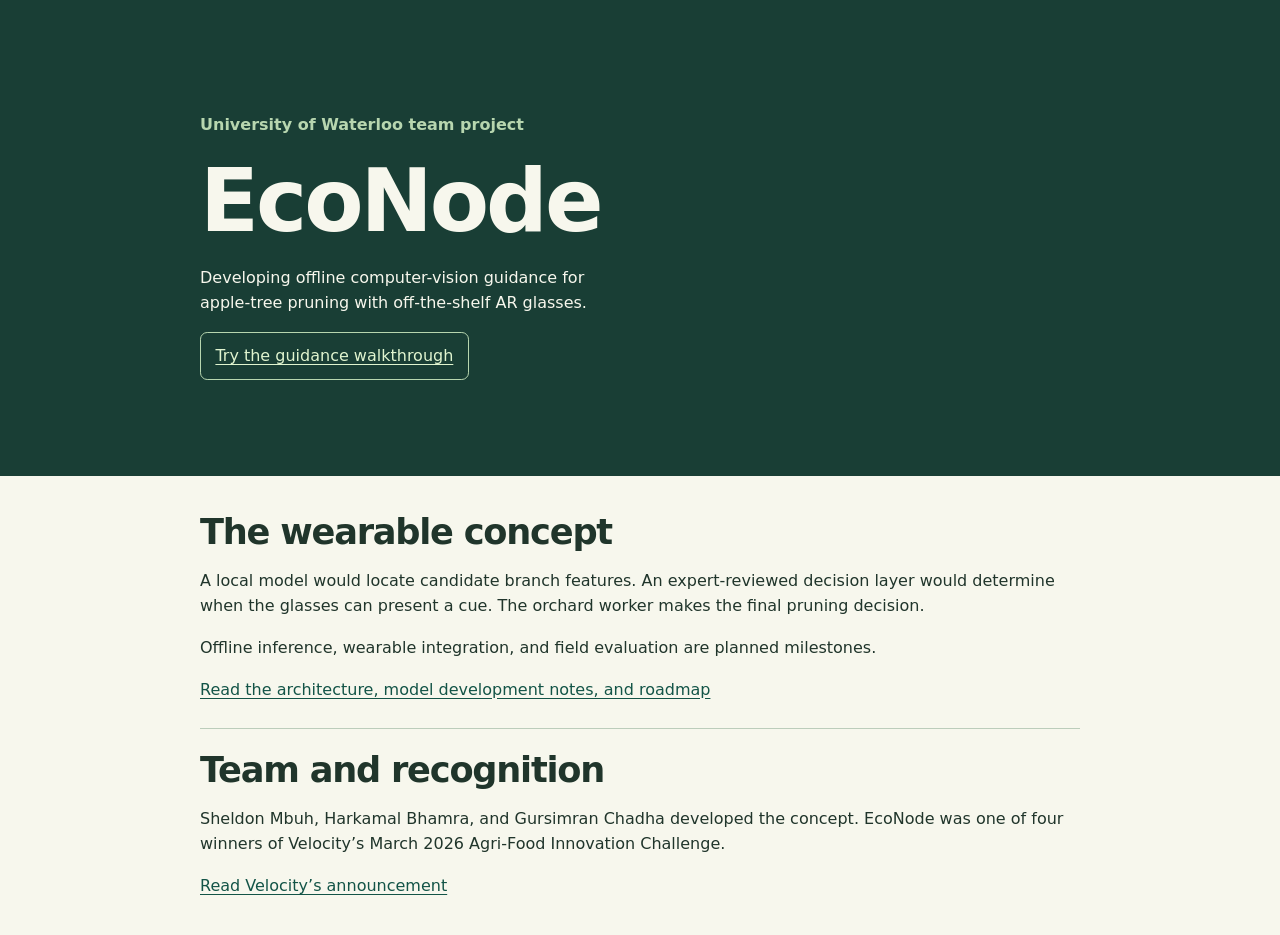
<file: index.html>
<!doctype html>
<html lang="en">
<head>
  <meta charset="utf-8">
  <meta name="viewport" content="width=device-width, initial-scale=1">
  <meta name="description" content="EcoNode, a University of Waterloo AgTech project developing offline wearable guidance for apple-tree pruning.">
  <title>EcoNode | Orchard Pruning Research</title>
  <link rel="stylesheet" href="styles.css">
</head>
<body>
  <header class="page-head">
    <div class="wrap">
      <p class="descriptor">University of Waterloo team project</p>
      <h1>EcoNode</h1>
      <p>Developing offline computer-vision guidance for apple-tree pruning with off-the-shelf AR glasses.</p>
      <a class="button" href="demo/">Try the guidance walkthrough</a>
    </div>
  </header>
  <main class="wrap">
    <section>
      <h2>The wearable concept</h2>
      <p>A local model would locate candidate branch features. An expert-reviewed decision layer would determine when the glasses can present a cue. The orchard worker makes the final pruning decision.</p>
      <p>Offline inference, wearable integration, and field evaluation are planned milestones.</p>
      <a href="https://github.com/sheldonmbuh/econode">Read the architecture, model development notes, and roadmap</a>
    </section>
    <section>
      <h2>Team and recognition</h2>
      <p>Sheldon Mbuh, Harkamal Bhamra, and Gursimran Chadha developed the concept. EcoNode was one of four winners of Velocity’s March 2026 Agri-Food Innovation Challenge.</p>
      <a href="https://www.velocityincubator.com/news/farming-for-canadian-grown-agri-food-innovation">Read Velocity’s announcement</a>
    </section>
  </main>
</body>
</html>
</file>
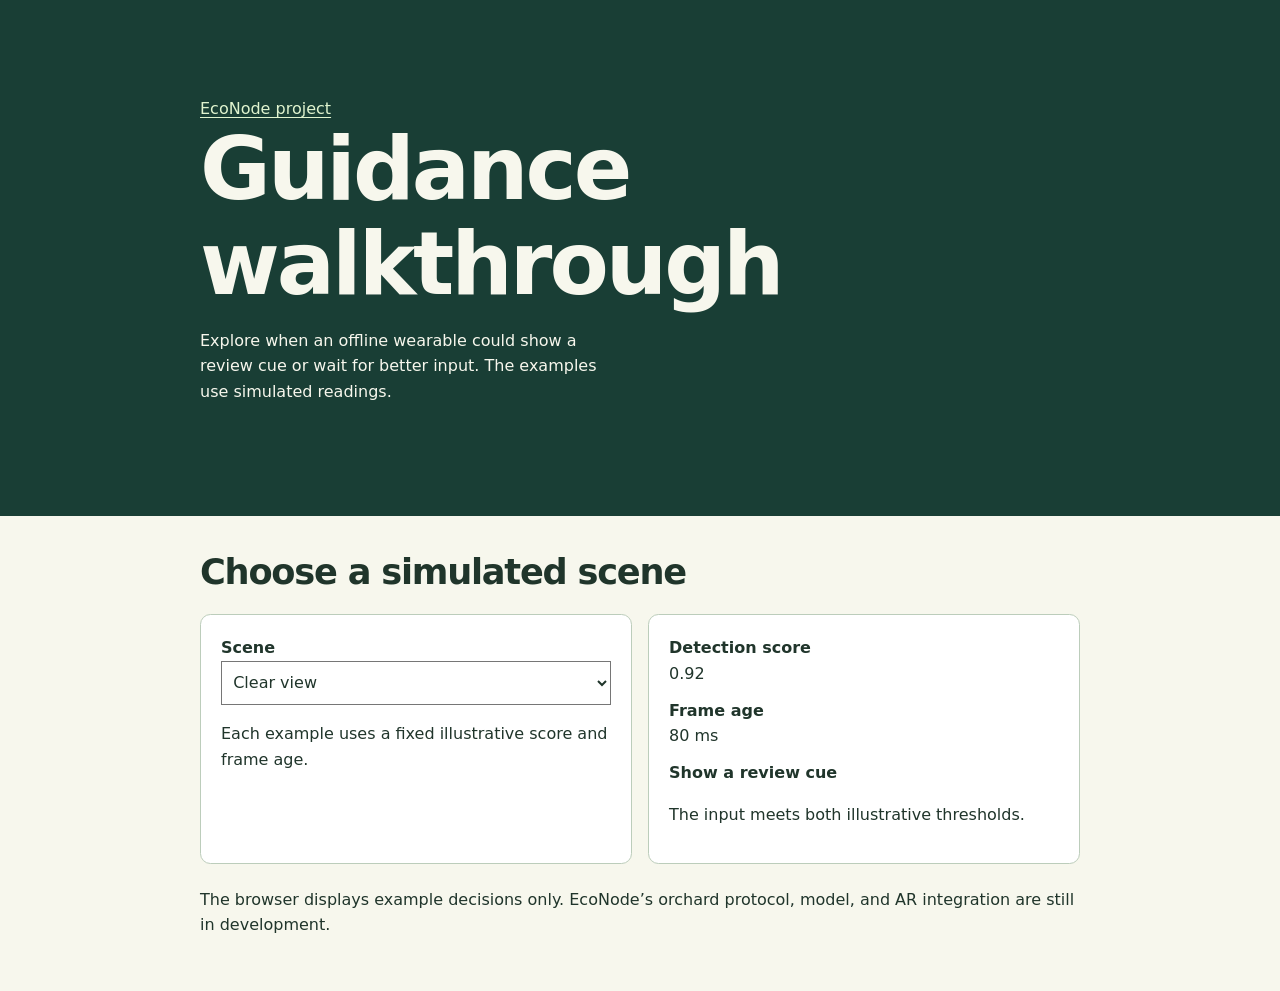
<file: demo/index.html>
<!doctype html>
<html lang="en">
<head>
  <meta charset="utf-8">
  <meta name="viewport" content="width=device-width, initial-scale=1">
  <title>Guidance Walkthrough | EcoNode</title>
  <link rel="stylesheet" href="../styles.css">
  <script src="demo.js" defer></script>
</head>
<body>
  <header class="page-head">
    <div class="wrap">
      <a href="../">EcoNode project</a>
      <h1>Guidance walkthrough</h1>
      <p>Explore when an offline wearable could show a review cue or wait for better input. The examples use simulated readings.</p>
    </div>
  </header>
  <main class="wrap">
    <h2>Choose a simulated scene</h2>
    <div class="demo-grid">
      <div class="panel">
        <label for="scene">Scene</label>
        <select id="scene">
          <option value="clear">Clear view</option>
          <option value="occluded">Branch partly obscured</option>
          <option value="stale">Frame delayed</option>
        </select>
        <p>Each example uses a fixed illustrative score and frame age.</p>
        <noscript>Enable JavaScript to switch scenes.</noscript>
      </div>
      <div class="panel">
        <dl>
          <dt>Detection score</dt><dd id="score">0.92</dd>
          <dt>Frame age</dt><dd id="age">80 ms</dd>
        </dl>
        <output id="guidance" for="scene" aria-live="polite">Show a review cue</output>
        <p id="reason">The input meets both illustrative thresholds.</p>
      </div>
    </div>
    <p>The browser displays example decisions only. EcoNode’s orchard protocol, model, and AR integration are still in development.</p>
  </main>
</body>
</html>
</file>
<file: styles.css>
* { box-sizing: border-box; }
:root { font: 100%/1.6 system-ui, sans-serif; color: #20352b; background: #f7f7ed; }
body { margin: 0; }
a { color: #135447; text-underline-offset: .2em; }
:focus-visible { outline: 3px solid #bf6a18; outline-offset: 4px; }
.wrap { width: min(55rem, calc(100% - 2.5rem)); margin-inline: auto; }
.page-head { background: #193e35; color: #f7f7ed; padding-block: clamp(2.5rem, 9vw, 6rem); }
.page-head a { color: #e0f4cf; }
.page-head p { max-width: 40ch; }
.descriptor { color: #b7d6af; font-weight: 700; }
h1, h2 { line-height: 1.1; margin: 0; letter-spacing: -.035em; }
h1 { font-size: clamp(2.5rem, 8vw, 5.4rem); }
h2 { font-size: clamp(1.4rem, 4vw, 2.2rem); }
.button { display: inline-block; border: 1px solid #b7d6af; border-radius: .45rem; padding: .65rem .9rem; }
main { padding-block: 2.3rem; }
section + section { border-block-start: 1px solid #bccdbb; padding-block-start: 1.4rem; margin-block-start: 1.6rem; }
.demo-grid { display: grid; grid-template-columns: 1fr 1fr; gap: 1rem; margin-block: 1.4rem; }
.panel { background: #fff; border: 1px solid #bccdbb; border-radius: .65rem; padding: 1.25rem; }
label, output { display: block; font-weight: 700; }
select { width: 100%; min-height: 2.75rem; padding: .45rem; color: #20352b; background: #fff; font: inherit; }
dl { margin: 0; }
dt { font-weight: 700; }
dd { margin: 0 0 .7rem; }
@media (max-width: 42rem) { .demo-grid { grid-template-columns: 1fr; } }
</file>
